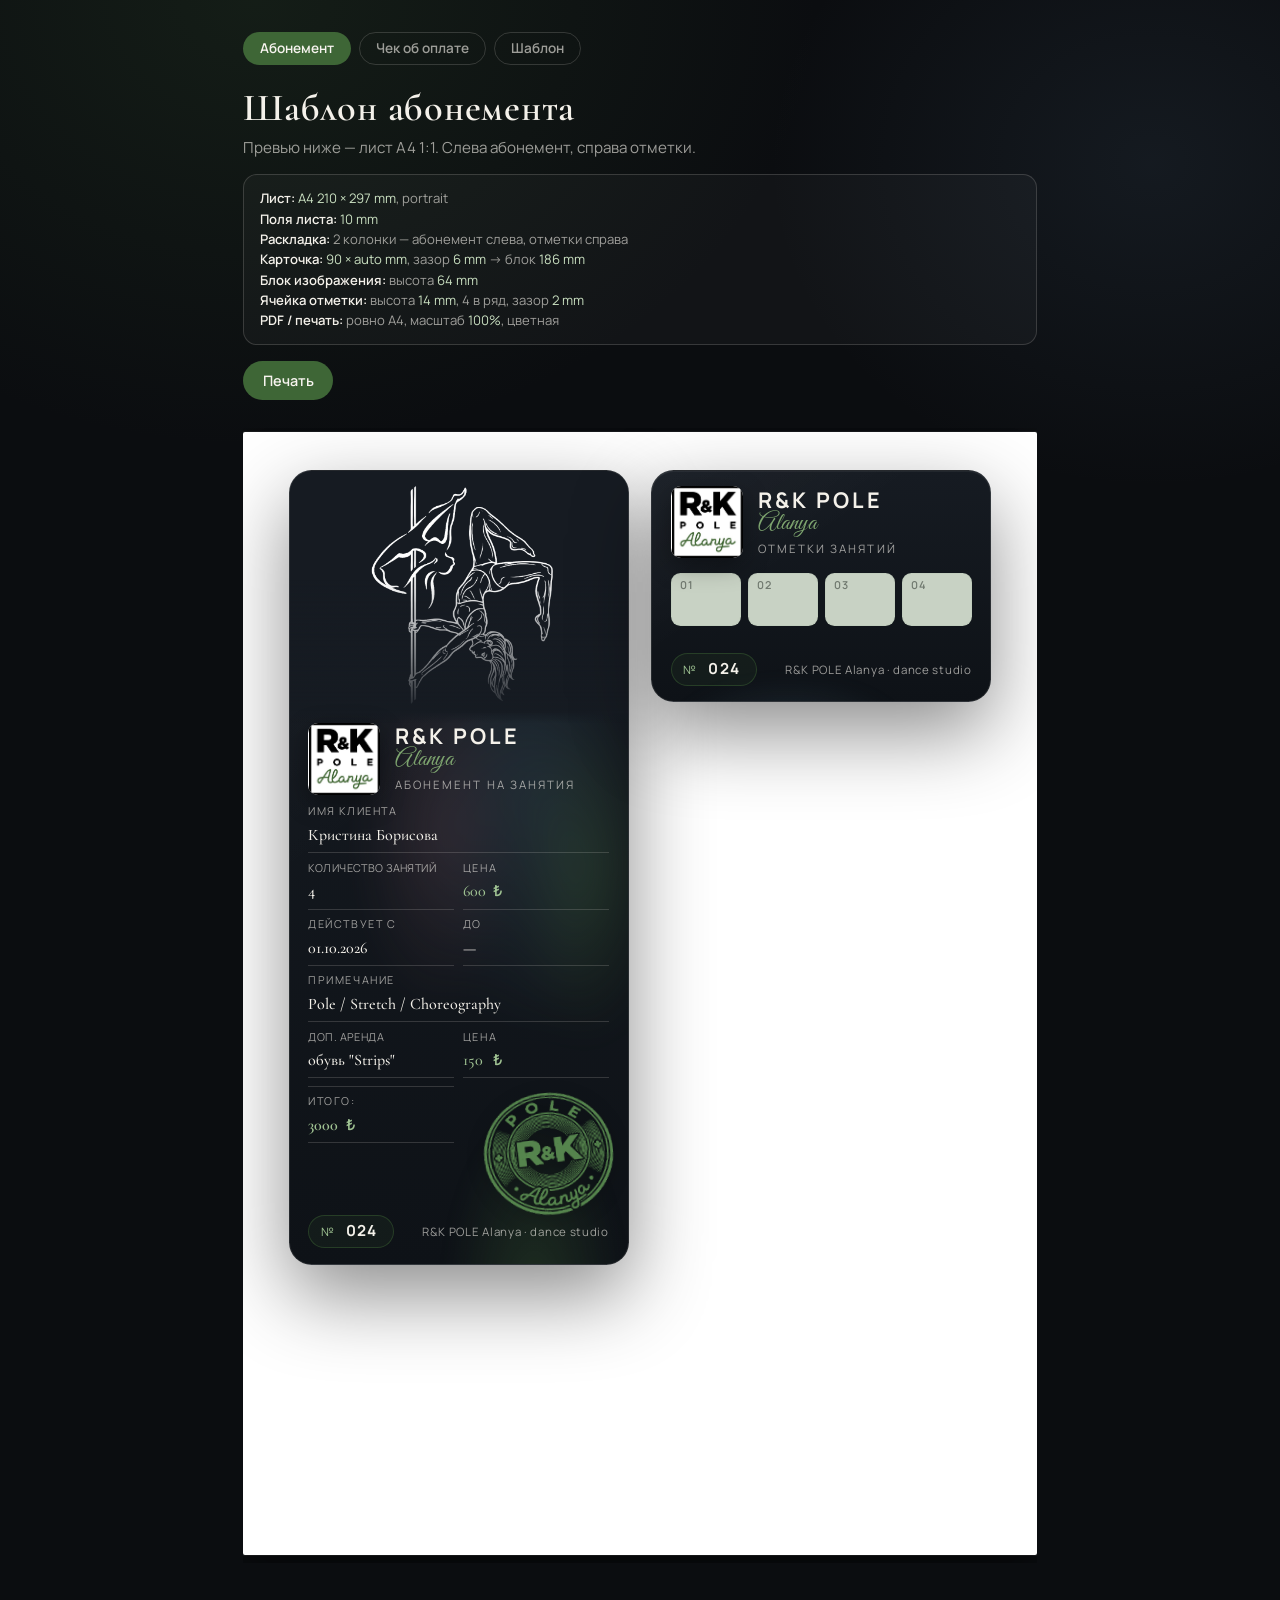
<file: index.html>
<!DOCTYPE html>
<html lang="ru">
<head>
  <meta charset="UTF-8" />
  <meta name="viewport" content="width=device-width, initial-scale=1" />
  <title>Абонемент — R&amp;K POLE Alanya</title>
  <link rel="preconnect" href="https://fonts.googleapis.com" />
  <link rel="preconnect" href="https://fonts.gstatic.com" crossorigin />
  <link href="https://fonts.googleapis.com/css2?family=Cormorant+Garamond:ital,wght@0,500;0,600;1,500&family=Manrope:wght@400;500;600;700&family=Great+Vibes&display=swap" rel="stylesheet" />
  <link rel="stylesheet" href="styles.css?v=20261028j" />
</head>
<body data-doc="aboniment">
  <div class="page">
    <header class="toolbar no-print">
      <div class="doc-nav" role="tablist" aria-label="Разделы">
        <button type="button" class="mode-btn is-active" role="tab" aria-selected="true" data-mode="aboniment">Абонемент</button>
        <button type="button" class="mode-btn" role="tab" aria-selected="false" data-mode="invoice">Чек об оплате</button>
        <button type="button" class="mode-btn" role="tab" aria-selected="false" data-mode="template">Шаблон</button>
      </div>

      <h1 id="toolbarTitle">Шаблон абонемента</h1>
      <p id="toolbarHint">Превью ниже — лист A4 1:1. Слева абонемент, справа отметки.</p>

      <div class="print-specs" id="specsAboniment" aria-label="Параметры печати абонемента">
        <div><strong>Лист:</strong> <code>A4</code> <code>210 × 297 mm</code>, portrait</div>
        <div><strong>Поля листа:</strong> <code>10 mm</code></div>
        <div><strong>Раскладка:</strong> 2 колонки — абонемент слева, отметки справа</div>
        <div><strong>Карточка:</strong> <code>90 × auto mm</code>, зазор <code>6 mm</code> → блок <code>186 mm</code></div>
        <div><strong>Блок изображения:</strong> высота <code>64 mm</code></div>
        <div><strong>Ячейка отметки:</strong> высота <code>14 mm</code>, 4 в ряд, зазор <code>2 mm</code></div>
        <div><strong>PDF / печать:</strong> ровно A4, масштаб <code>100%</code>, цветная</div>
      </div>
      <div class="print-specs" id="specsInvoice" hidden aria-label="Параметры печати чека">
        <div><strong>Лист:</strong> <code>A4</code> <code>210 × 297 mm</code>, portrait</div>
        <div><strong>Поля листа:</strong> <code>12 mm</code></div>
        <div><strong>Документ:</strong> чек / инвойс на всю ширину рабочей области</div>
        <div><strong>Данные:</strong> имя, суммы и № синхронизируются с абонементом</div>
        <div><strong>PDF / печать:</strong> ровно A4, масштаб <code>100%</code>, цветная</div>
      </div>

      <div class="theme-switch no-print" id="invoiceThemeSwitch" hidden role="group" aria-label="Тема чека">
        <button type="button" class="theme-btn is-active" data-invoice-theme="dark">Тёмная</button>
        <button type="button" class="theme-btn" data-invoice-theme="light">Светлая</button>
      </div>

      <div class="toolbar-actions" id="docActions">
        <button type="button" id="printBtn">Печать</button>
      </div>
    </header>

    <!-- ===== Абонемент ===== -->
    <div class="sheet-stage" id="stageAboniment" data-stage="aboniment">
      <div class="sheet" id="sheetAboniment" aria-label="Лист A4 — абонемент">
        <div class="export-root" id="exportAboniment">
          <article class="card" aria-label="Абонемент R&amp;K POLE Alanya">
            <div class="card-glow" aria-hidden="true"></div>
            <div class="card-smoke" aria-hidden="true"></div>

            <aside class="card-visual">
              <img class="decor" src="assets/decor-dancer.png" alt="" />
              <div class="visual-fade" aria-hidden="true"></div>
            </aside>

            <section class="card-body">
              <div class="brand-row">
                <img class="logo" src="assets/logo-rk-pole.png" alt="R&amp;K POLE Alanya" />
                <div class="brand-text">
                  <p class="brand-name">R&amp;K POLE</p>
                  <p class="brand-place">Alanya</p>
                  <p class="brand-tag">Абонемент на занятия</p>
                </div>
              </div>

              <div class="fields">
                <label class="field">
                  <span>Имя клиента</span>
                  <input type="text" name="client" value="Кристина Борисова" autocomplete="off" />
                </label>

                <div class="field-grid">
                  <label class="field field-lessons">
                    <span>Количество занятий</span>
                    <input type="text" name="lessons" value="8" autocomplete="off" />
                  </label>
                  <label class="field">
                    <span>Цена</span>
                    <div class="money">
                      <div class="money-value">
                        <input type="text" name="price" value="—" autocomplete="off" />
                        <select class="currency" name="currency" aria-label="Валюта">
                          <option value="₺" selected>₺</option>
                          <option value="€">€</option>
                          <option value="$">$</option>
                          <option value="₽">₽</option>
                        </select>
                      </div>
                    </div>
                  </label>
                </div>

                <div class="field-grid">
                  <label class="field">
                    <span>Действует с</span>
                    <input type="text" name="from" value="01.11.2026" autocomplete="off" />
                  </label>
                  <label class="field">
                    <span>до</span>
                    <input type="text" name="until" value="01.12.2026" autocomplete="off" />
                  </label>
                </div>

                <label class="field">
                  <span>Примечание</span>
                  <input type="text" name="note" value="Pole / Stretch / Choreography" autocomplete="off" />
                </label>

                <div class="field-grid">
                  <label class="field field-equipment">
                    <span>Доп. аренда</span>
                    <input type="text" name="equipment" value="—" autocomplete="off" />
                  </label>
                  <label class="field">
                    <span>Цена</span>
                    <div class="money">
                      <div class="money-value">
                        <input type="text" name="equipmentPrice" value="—" autocomplete="off" />
                        <select class="currency currency-sync" aria-label="Валюта">
                          <option value="₺" selected>₺</option>
                          <option value="€">€</option>
                          <option value="$">$</option>
                          <option value="₽">₽</option>
                        </select>
                      </div>
                    </div>
                  </label>
                </div>

                <div class="field-grid">
                  <label class="field field-total">
                    <span>Итого:</span>
                    <div class="money">
                      <div class="money-value">
                        <input type="text" name="totalPrice" value="—" readonly tabindex="-1" />
                        <select class="currency currency-sync" aria-label="Валюта">
                          <option value="₺" selected>₺</option>
                          <option value="€">€</option>
                          <option value="$">$</option>
                          <option value="₽">₽</option>
                        </select>
                      </div>
                    </div>
                  </label>
                </div>

                <div class="seal-slot" aria-hidden="true">
                  <img class="seal" src="assets/stamp.png" alt="" />
                </div>
              </div>

              <footer class="card-footer">
                <div class="stamp">
                  <span class="stamp-label">№</span>
                  <input class="stamp-num" type="text" name="number" value="024" autocomplete="off" />
                </div>
                <p class="footer-note">R&amp;K POLE Alanya · dance studio</p>
              </footer>
            </section>
          </article>

          <article class="card card-back" aria-label="Отметки посещений">
            <div class="card-glow soft" aria-hidden="true"></div>
            <section class="back-body">
              <div class="brand-row">
                <img class="logo" src="assets/logo-rk-pole.png" alt="R&amp;K POLE Alanya" />
                <div class="brand-text">
                  <p class="brand-name">R&amp;K POLE</p>
                  <p class="brand-place">Alanya</p>
                  <p class="brand-tag">Отметки занятий</p>
                </div>
              </div>

              <div class="visits" id="visits"></div>

              <footer class="card-footer back-footer">
                <div class="stamp">
                  <span class="stamp-label">№</span>
                  <input class="stamp-num" type="text" name="number" value="024" autocomplete="off" />
                </div>
                <p class="footer-note">R&amp;K POLE Alanya · dance studio</p>
              </footer>
            </section>
          </article>
        </div>
      </div>
    </div>

    <!-- ===== Чек / инвойс ===== -->
    <div class="sheet-stage" id="stageInvoice" data-stage="invoice" hidden>
      <div class="sheet sheet-invoice" id="sheetInvoice" aria-label="Лист A4 — чек об оплате">
        <div class="export-root export-invoice" id="exportInvoice">
          <article class="invoice" id="invoiceCard" data-theme="dark" aria-label="Чек об оплате R&amp;K POLE Alanya">
            <div class="invoice-glow" aria-hidden="true"></div>
            <div class="invoice-smoke" aria-hidden="true"></div>

            <header class="invoice-head">
              <div class="brand-row">
                <img class="logo" src="assets/logo-rk-pole.png" alt="R&amp;K POLE Alanya" />
                <div class="brand-text">
                  <p class="brand-name">R&amp;K POLE</p>
                  <p class="brand-place">Alanya</p>
                  <p class="brand-tag">Dance studio</p>
                </div>
              </div>
              <div class="invoice-title-block">
                <h2 class="invoice-title">Payment receipt</h2>
                <div class="invoice-meta">
                  <div class="stamp">
                    <span class="stamp-label">№</span>
                    <input class="stamp-num" type="text" name="number" value="024" autocomplete="off" />
                  </div>
                </div>
              </div>
            </header>

            <section class="invoice-party">
              <label class="field">
                <span>Клиент</span>
                <input type="text" name="client" value="Кристина Борисова" autocomplete="off" />
              </label>
              <div class="field-grid">
                <label class="field">
                  <span>Период с</span>
                  <input type="text" name="from" value="01.11.2026" autocomplete="off" />
                </label>
                <label class="field">
                  <span>до</span>
                  <input type="text" name="until" value="01.12.2026" autocomplete="off" />
                </label>
              </div>
              <label class="field">
                <span>Назначение / примечание</span>
                <input type="text" name="note" value="Pole / Stretch / Choreography" autocomplete="off" />
              </label>
            </section>

            <section class="invoice-table" aria-label="Позиции">
              <div class="inv-row inv-head" aria-hidden="true">
                <span>Описание</span>
                <span>Кол-во</span>
                <span>Цена</span>
                <span>Сумма</span>
              </div>

              <div class="inv-row">
                <label class="field inv-desc">
                  <span class="sr-only">Описание</span>
                  <input type="text" name="serviceLabel" value="Абонемент на занятия" autocomplete="off" />
                </label>
                <label class="field">
                  <span class="sr-only">Количество</span>
                  <input type="text" name="lessons" value="8" autocomplete="off" />
                </label>
                <label class="field">
                  <span class="sr-only">Цена</span>
                  <div class="money">
                    <div class="money-value">
                      <input type="text" name="price" value="—" autocomplete="off" />
                      <select class="currency" name="currency" aria-label="Валюта">
                        <option value="₺" selected>₺</option>
                        <option value="€">€</option>
                        <option value="$">$</option>
                        <option value="₽">₽</option>
                      </select>
                    </div>
                  </div>
                </label>
                <label class="field">
                  <span class="sr-only">Сумма</span>
                  <div class="money">
                    <div class="money-value">
                      <input type="text" name="lessonsSum" value="—" readonly tabindex="-1" />
                      <select class="currency currency-sync" aria-label="Валюта" tabindex="-1">
                        <option value="₺" selected>₺</option>
                        <option value="€">€</option>
                        <option value="$">$</option>
                        <option value="₽">₽</option>
                      </select>
                    </div>
                  </div>
                </label>
              </div>

              <div class="inv-row inv-row-equipment">
                <label class="field inv-desc field-equipment">
                  <span>Доп. аренда</span>
                  <input type="text" name="equipment" value="—" placeholder="что арендуется" autocomplete="off" />
                </label>
                <label class="field">
                  <span class="sr-only">Количество</span>
                  <input type="text" name="equipmentQty" value="8" autocomplete="off" />
                </label>
                <label class="field">
                  <span class="sr-only">Цена</span>
                  <div class="money">
                    <div class="money-value">
                      <input type="text" name="equipmentPrice" value="—" autocomplete="off" />
                      <select class="currency currency-sync" aria-label="Валюта">
                        <option value="₺" selected>₺</option>
                        <option value="€">€</option>
                        <option value="$">$</option>
                        <option value="₽">₽</option>
                      </select>
                    </div>
                  </div>
                </label>
                <label class="field">
                  <span class="sr-only">Сумма</span>
                  <div class="money">
                    <div class="money-value">
                      <input type="text" name="equipmentSum" value="—" readonly tabindex="-1" />
                      <select class="currency currency-sync" aria-label="Валюта" tabindex="-1">
                        <option value="₺" selected>₺</option>
                        <option value="€">€</option>
                        <option value="$">$</option>
                        <option value="₽">₽</option>
                      </select>
                    </div>
                  </div>
                </label>
              </div>
            </section>

            <section class="invoice-total-block">
              <label class="field field-total">
                <span>Итого к оплате</span>
                <div class="money">
                  <div class="money-value">
                    <input type="text" name="totalPrice" value="—" readonly tabindex="-1" />
                    <select class="currency currency-sync" aria-label="Валюта" tabindex="-1">
                      <option value="₺" selected>₺</option>
                      <option value="€">€</option>
                      <option value="$">$</option>
                      <option value="₽">₽</option>
                    </select>
                  </div>
                </div>
              </label>
            </section>

            <section class="invoice-pay">
              <label class="field">
                <span>Дата оплаты</span>
                <input type="text" name="paidAt" value="28.10.2026" autocomplete="off" />
              </label>
              <label class="field">
                <span>Способ оплаты</span>
                <select name="paymentMethod" class="pay-select">
                  <option value="Наличные" selected>Наличные</option>
                  <option value="Карта">Карта</option>
                  <option value="Перевод">Перевод</option>
                </select>
              </label>
              <label class="field">
                <span>Статус</span>
                <input type="text" name="paymentStatus" value="Оплачено" autocomplete="off" />
              </label>
            </section>

            <footer class="invoice-foot">
              <div class="invoice-sign">
                <p class="sign-label">Подпись / штамп студии</p>
                <div class="sign-line" aria-hidden="true"></div>
              </div>
              <div class="invoice-seal-wrap" aria-hidden="true">
                <img class="seal seal-invoice" src="assets/stamp.png" alt="" />
              </div>
              <p class="footer-note">R&amp;K POLE Alanya · dance studio</p>
            </footer>
          </article>
        </div>
      </div>
    </div>

    <!-- ===== Шаблон ===== -->
    <section class="template-panel no-print" id="stageTemplate" data-stage="template" hidden>
      <div class="toolbar-actions template-actions">
        <button type="button" id="saveTemplateBtn">Скачать</button>
        <button type="button" id="loadTemplateBtn" class="ghost">Загрузить</button>
        <button type="button" id="loadSiteTemplateBtn" class="ghost">Загрузить с сайта</button>
        <button type="button" id="emptyTemplateBtn" class="ghost">Пустой шаблон</button>
        <input type="file" id="templateFileInput" accept="application/json,.json" hidden />
      </div>

      <div class="template-card">
        <h2 class="template-card-title">Что такое шаблон</h2>
        <div class="template-docs">
          <p>
            Шаблон — это сохранённый набор данных для документов: имя клиента, число занятий,
            цены, период, примечание, доп. аренда, номер, дата и способ оплаты, статус.
            Один и тот же шаблон заполняет и <strong>абонемент</strong>, и <strong>чек об оплате</strong>.
          </p>
          <p>
            Поля можно править прямо на сайте в разделах «Абонемент» и «Чек».
            Либо скачать файл <code>template.json</code>, изменить его и загрузить обратно.
          </p>

          <h3>Что внутри файла</h3>
          <ul>
            <li><code>client</code> — имя клиента</li>
            <li><code>lessons</code> — количество занятий</li>
            <li><code>price</code> — цена за занятие</li>
            <li><code>currency</code> — валюта (₺ € $ ₽)</li>
            <li><code>from</code> / <code>until</code> — период действия</li>
            <li><code>note</code> — примечание / направление</li>
            <li><code>equipment</code> — что в доп. аренде</li>
            <li><code>equipmentPrice</code> — цена доп. аренды</li>
            <li><code>equipmentQty</code> — количество по аренде (в чеке)</li>
            <li><code>number</code> — номер документа</li>
            <li><code>paidAt</code> — дата оплаты</li>
            <li><code>paymentMethod</code> — способ оплаты</li>
            <li><code>paymentStatus</code> — статус (например, «Оплачено»)</li>
            <li><code>serviceLabel</code> — название услуги в чеке</li>
            <li><code>visits</code> — отметки занятий на абонементе</li>
          </ul>

          <h3>Кнопки</h3>
          <ul>
            <li><strong>Скачать</strong> — сохраняет текущие поля в браузере и скачивает <code>template.json</code> на компьютер.</li>
            <li><strong>Загрузить</strong> — выбираешь свой <code>template.json</code> с компьютера и подставляешь данные в документы.</li>
            <li><strong>Загрузить с сайта</strong> — берёт <code>template.json</code> из проекта / с GitHub Pages.</li>
            <li><strong>Пустой шаблон</strong> — очищает поля, чтобы начать с чистого листа.</li>
          </ul>
        </div>
      </div>
    </section>
  </div>

  <script src="script.js?v=20261028h"></script>
</body>
</html>
</file>
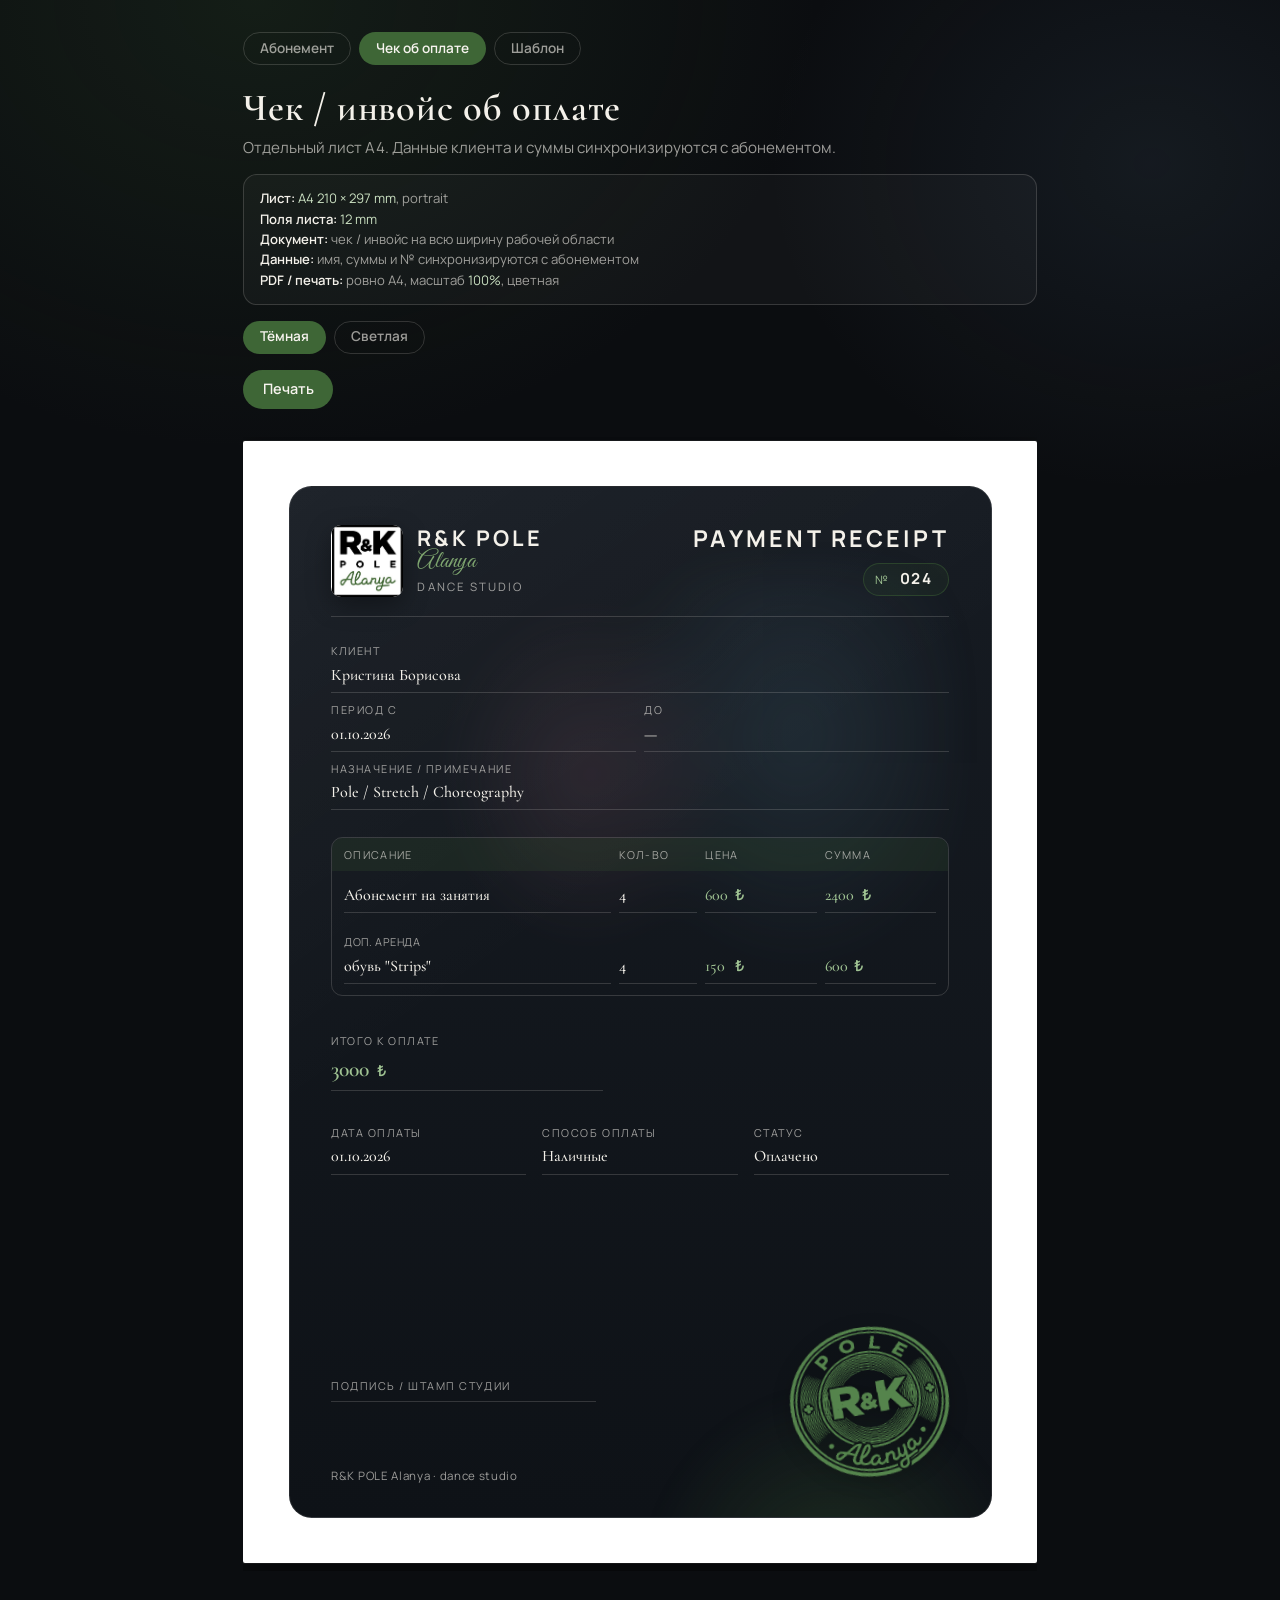
<file: invoice.html>
<!DOCTYPE html>
<html lang="ru">
<head>
  <meta charset="UTF-8" />
  <meta http-equiv="refresh" content="0; url=index.html#invoice" />
  <title>Чек об оплате — R&amp;K POLE Alanya</title>
  <script>location.replace("index.html#invoice");</script>
</head>
<body>
  <p><a href="index.html#invoice">Открыть чек об оплате</a></p>
</body>
</html>
</file>
<file: styles.css>
:root {
  --bg: #0b0d10;
  --card: #12161c;
  --ink: #f4f1ea;
  --muted: rgba(244, 241, 234, 0.62);
  --line: rgba(244, 241, 234, 0.16);
  --green: #3e6636;
  --green-soft: rgba(62, 102, 54, 0.45);
  --smoke-a: rgba(62, 102, 54, 0.35);
  --smoke-b: rgba(90, 130, 150, 0.22);
  --smoke-c: rgba(180, 120, 140, 0.18);
  --radius: 6mm;
  --font: "Manrope", sans-serif;
  --display: "Cormorant Garamond", Georgia, serif;
  --script: "Great Vibes", cursive;

  /* Точные параметры печати: слева абонемент, справа отметки — 1 лист A4 */
  --a4-w: 210mm;
  --a4-h: 297mm;
  --sheet-margin: 10mm;
  --card-w: 90mm;
  --cards-gap: 6mm;
  --sheet-w: calc(var(--card-w) * 2 + var(--cards-gap)); /* 186 mm */
  --card-pad-x: 5mm;
  --card-pad-y: 4mm;
  --visit-h: 14mm;
  --visit-gap: 2mm;
  --visit-radius: 2.5mm;
  --visual-h: 64mm;
}

* {
  box-sizing: border-box;
}

html,
body {
  margin: 0;
  min-height: 100%;
  background:
    radial-gradient(ellipse 80% 50% at 20% 0%, rgba(62, 102, 54, 0.18), transparent 55%),
    radial-gradient(ellipse 60% 40% at 90% 10%, rgba(90, 120, 150, 0.12), transparent 50%),
    var(--bg);
  color: var(--ink);
  font-family: var(--font);
}

.page {
  width: min(var(--a4-w), calc(100% - 2rem));
  margin: 0 auto;
  padding: 2rem 0 4rem;
}

/* Превью бумажного листа A4 1:1 */
.sheet-stage {
  display: flex;
  justify-content: center;
  width: 100%;
  overflow-x: auto;
  padding: 0.25rem 0 0.5rem;
}

.sheet {
  width: var(--a4-w);
  height: var(--a4-h);
  flex: 0 0 auto;
  box-sizing: border-box;
  padding: var(--sheet-margin);
  background: #fff;
  color: #111;
  border-radius: 2px;
  box-shadow:
    0 0 0 1px rgba(255, 255, 255, 0.06),
    0 18px 50px rgba(0, 0, 0, 0.55);
}

.toolbar {
  margin-bottom: 1.75rem;
}

.print-specs {
  margin: 0 0 1rem;
  padding: 0.85rem 1rem;
  border: 1px solid var(--line);
  border-radius: 14px;
  background: rgba(255, 255, 255, 0.03);
  color: var(--muted);
  font-size: 0.82rem;
  line-height: 1.55;
}

.print-specs strong {
  color: var(--ink);
  font-weight: 600;
}

.print-specs code {
  color: #c9dfc0;
  font-family: var(--font);
  font-size: 0.82rem;
}

.toolbar h1 {
  margin: 0 0 0.35rem;
  font-family: var(--display);
  font-weight: 600;
  font-size: clamp(1.8rem, 4vw, 2.4rem);
  letter-spacing: 0.02em;
}

.toolbar p {
  margin: 0 0 1rem;
  color: var(--muted);
  font-size: 0.95rem;
}

.toolbar-actions {
  display: flex;
  flex-wrap: wrap;
  gap: 0.6rem;
}

.toolbar-actions[hidden],
#docActions[hidden] {
  display: none !important;
}

.template-panel {
  margin-top: 0.25rem;
}

.template-actions {
  margin: 0 0 1.15rem;
}

.template-card {
  padding: 1.25rem 1.35rem 1.5rem;
  border: 1px solid var(--line);
  border-radius: 14px;
  background: rgba(255, 255, 255, 0.03);
}

.template-card-title {
  margin: 0 0 0.85rem;
  font-family: var(--display);
  font-weight: 600;
  font-size: 1.55rem;
  letter-spacing: 0.02em;
}

.template-docs {
  margin: 0 0 1.25rem;
  max-width: 44rem;
  color: var(--muted);
  font-size: 0.92rem;
  line-height: 1.55;
}

.template-docs p {
  margin: 0 0 0.85rem;
}

.template-docs h3 {
  margin: 1.1rem 0 0.45rem;
  color: var(--ink);
  font-family: var(--font);
  font-size: 0.78rem;
  font-weight: 700;
  letter-spacing: 0.12em;
  text-transform: uppercase;
}

.template-docs ul {
  margin: 0;
  padding: 0 0 0 1.15rem;
}

.template-docs li {
  margin: 0.28rem 0;
}

.template-docs strong {
  color: var(--ink);
  font-weight: 600;
}

.template-docs code {
  color: #c9dfc0;
  font-family: var(--font);
  font-size: 0.88rem;
}

.export-root {
  display: grid;
  grid-template-columns: var(--card-w) var(--card-w);
  gap: var(--cards-gap);
  justify-content: center;
  align-items: start;
  width: var(--sheet-w);
  max-width: 100%;
  margin: 0 auto;
}

/* Режим экспорта в PDF */
body.pdf-exporting .toolbar {
  display: none !important;
}

body.pdf-exporting .sheet-stage[hidden],
.sheet-stage[hidden],
#stageTemplate[hidden],
.template-panel[hidden] {
  display: none !important;
}

body.pdf-exporting .card,
body.pdf-exporting .decor,
body.pdf-exporting .logo,
body.pdf-exporting .brand-text,
body.pdf-exporting .fields,
body.pdf-exporting .card-footer {
  animation: none !important;
  transform: none !important;
}

body.pdf-exporting .seal {
  animation: none !important;
}

/* Градиенты карточки как на экране */
body.pdf-exporting .card {
  background:
    linear-gradient(145deg, rgba(255, 255, 255, 0.04), transparent 40%),
    linear-gradient(180deg, #161b22 0%, #0e1217 100%) !important;
  box-shadow: none;
  break-inside: avoid;
  page-break-inside: avoid;
}

body.pdf-exporting .card-visual {
  background: #161b22 !important;
  margin-bottom: -2px;
}

body.pdf-exporting .visual-fade {
  background:
    linear-gradient(180deg, transparent 42%, rgba(22, 27, 34, 0.7) 76%, #161b22 100%) !important;
}

body.pdf-exporting .card-body {
  margin-top: -1px;
  background: linear-gradient(180deg, #161b22 0, #161b22 4px, transparent 18px) !important;
}

/* Свечения без filter:blur — так они точно попадают в PDF */
body.pdf-exporting .card-glow,
body.pdf-exporting .card-smoke {
  display: block !important;
  animation: none !important;
  filter: none !important;
  opacity: 1;
}

body.pdf-exporting .card-glow {
  background: radial-gradient(
    closest-side,
    rgba(62, 102, 54, 0.55),
    rgba(62, 102, 54, 0.22) 42%,
    transparent 72%
  ) !important;
}

body.pdf-exporting .card-glow.soft {
  background: radial-gradient(
    closest-side,
    rgba(90, 130, 150, 0.4),
    rgba(90, 130, 150, 0.14) 45%,
    transparent 72%
  ) !important;
}

body.pdf-exporting .card-smoke {
  background:
    radial-gradient(ellipse 42% 62% at 28% 48%, rgba(180, 120, 140, 0.32), transparent 70%),
    radial-gradient(ellipse 52% 78% at 62% 40%, rgba(90, 130, 150, 0.36), transparent 72%),
    radial-gradient(ellipse 38% 58% at 82% 58%, rgba(62, 102, 54, 0.42), transparent 70%) !important;
}

body.pdf-exporting,
body.pdf-exporting .page,
body.pdf-exporting .sheet-stage,
body.pdf-exporting .sheet,
body.pdf-exporting .export-root {
  background: #fff !important;
  background-image: none !important;
}

body.pdf-exporting,
body.pdf-exporting .card,
body.pdf-exporting .visit,
body.pdf-exporting .logo,
body.pdf-exporting .seal,
body.pdf-exporting .decor,
body.pdf-exporting .card-glow,
body.pdf-exporting .card-smoke {
  -webkit-print-color-adjust: exact !important;
  print-color-adjust: exact !important;
  color-adjust: exact !important;
}

body.pdf-exporting .page {
  width: auto;
  margin: 0;
  padding: 0;
}

body.pdf-exporting .sheet-stage {
  display: block;
  overflow: visible;
  padding: 0;
}

body.pdf-exporting .sheet {
  width: var(--a4-w);
  height: var(--a4-h);
  padding: var(--sheet-margin);
  margin: 0;
  border-radius: 0;
  box-shadow: none;
}

body.pdf-exporting .export-root {
  grid-template-columns: var(--card-w) var(--card-w);
  gap: var(--cards-gap);
  width: var(--sheet-w);
  padding: 0;
  margin: 0 auto;
}

body.pdf-exporting .visit {
  background: #c8d2c4 !important;
  border-color: rgba(180, 195, 175, 0.55) !important;
  color: #1a221c !important;
}

body.pdf-exporting .visit.used {
  background: #b7c7ad !important;
  border-color: #3e6636 !important;
}

body.pdf-exporting .brand-place {
  color: #7ea56f !important;
}

body.pdf-exporting .brand-name,
body.pdf-exporting .footer-note,
body.pdf-exporting .field span,
body.pdf-exporting .brand-tag {
  color: inherit;
}

body.pdf-exporting .brand-name {
  color: #f4f1ea !important;
}

body.pdf-exporting .brand-tag,
body.pdf-exporting .footer-note,
body.pdf-exporting .field span {
  color: rgba(244, 241, 234, 0.62) !important;
}

body.pdf-exporting .money input,
body.pdf-exporting .field-total input,
body.pdf-exporting .currency {
  color: #9fc292 !important;
}

body.pdf-exporting .currency {
  color: #9fc292 !important;
}

button:disabled {
  opacity: 0.6;
  cursor: wait;
  transform: none;
}

button {
  appearance: none;
  border: 1px solid transparent;
  border-radius: 999px;
  padding: 0.7rem 1.15rem;
  background: var(--green);
  color: #f7f4ef;
  font: 600 0.9rem/1 var(--font);
  cursor: pointer;
  transition: transform 0.15s ease, background 0.15s ease, border-color 0.15s ease;
}

button:hover {
  transform: translateY(-1px);
  background: #4a7a41;
}

button.ghost {
  background: transparent;
  border-color: var(--line);
  color: var(--ink);
}

button.ghost:hover {
  border-color: rgba(244, 241, 234, 0.35);
}

.card {
  position: relative;
  display: grid;
  grid-template-columns: 1fr;
  width: var(--card-w);
  max-width: 100%;
  min-height: 0;
  overflow: hidden;
  border-radius: var(--radius);
  color: var(--ink);
  background:
    linear-gradient(145deg, rgba(255, 255, 255, 0.04), transparent 40%),
    linear-gradient(180deg, #161b22 0%, #0e1217 100%);
  border: 1px solid rgba(244, 241, 234, 0.1);
  box-shadow:
    0 30px 80px rgba(0, 0, 0, 0.45),
    inset 0 1px 0 rgba(255, 255, 255, 0.05);
  isolation: isolate;
}

.card-glow {
  position: absolute;
  inset: auto -10% -40% 35%;
  height: 70%;
  background: radial-gradient(closest-side, var(--smoke-a), transparent 70%);
  filter: blur(8px);
  pointer-events: none;
  z-index: 0;
  animation: drift 10s ease-in-out infinite alternate;
}

.card-glow.soft {
  inset: auto 10% -50% -10%;
  background: radial-gradient(closest-side, var(--smoke-b), transparent 72%);
}

.card-smoke {
  position: absolute;
  left: 18%;
  right: -5%;
  top: 18%;
  height: 55%;
  background:
    radial-gradient(ellipse 40% 60% at 30% 50%, var(--smoke-c), transparent 70%),
    radial-gradient(ellipse 50% 80% at 60% 40%, var(--smoke-b), transparent 72%),
    radial-gradient(ellipse 35% 55% at 80% 60%, var(--smoke-a), transparent 70%);
  filter: blur(18px);
  opacity: 0.9;
  pointer-events: none;
  z-index: 1;
  animation: drift 12s ease-in-out infinite alternate-reverse;
}

@keyframes drift {
  from { transform: translateX(-1.5%) translateY(1%); }
  to { transform: translateX(2%) translateY(-2%); }
}

.card-visual {
  position: relative;
  z-index: 2;
  display: flex;
  align-items: flex-start;
  justify-content: center;
  height: var(--visual-h);
  min-height: var(--visual-h);
  padding: 2mm 2mm 0;
  overflow: hidden;
  background: #161b22;
  /* перекрытие стыка с card-body — иначе в PDF белая полоска */
  margin-bottom: -1.5px;
}

.decor {
  display: block;
  width: 100%;
  height: 100%;
  max-width: 100%;
  max-height: 100%;
  object-fit: contain;
  object-position: center top;
  opacity: 1;
  animation: rise 1.1s ease-out both;
}

.visual-fade {
  position: absolute;
  inset: 0;
  background:
    linear-gradient(180deg, transparent 45%, rgba(22, 27, 34, 0.55) 78%, #161b22 100%);
  pointer-events: none;
}

.card-body {
  position: relative;
  z-index: 3;
  display: flex;
  flex-direction: column;
  gap: 0.55rem;
  padding: 3mm var(--card-pad-x) var(--card-pad-y);
  background: linear-gradient(180deg, #161b22 0%, transparent 12px);
}

.brand-row {
  display: flex;
  align-items: center;
  flex-wrap: nowrap;
  gap: 0.9rem;
  min-width: 0;
}

.logo {
  width: 72px;
  height: 72px;
  flex: none;
  object-fit: contain;
  border-radius: 10px;
  background: #fff;
  box-shadow: 0 8px 24px rgba(0, 0, 0, 0.35);
  animation: rise 0.9s ease-out 0.1s both;
}

.logo-sm {
  width: 48px;
  height: 48px;
}

.brand-text {
  flex: 1 1 auto;
  min-width: max-content;
  animation: rise 0.9s ease-out 0.18s both;
}

.brand-name {
  margin: 0;
  font-family: var(--font);
  font-weight: 700;
  font-size: 1.35rem;
  letter-spacing: 0.14em;
  text-transform: uppercase;
  line-height: 1;
  white-space: nowrap;
  flex-shrink: 0;
  color: var(--ink);
}

.brand-place {
  margin: 0.1rem 0 0.25rem;
  font-family: var(--script);
  font-size: 1.55rem;
  color: #7ea56f;
  line-height: 1;
}

.brand-tag {
  margin: 0;
  color: var(--muted);
  font-size: 0.72rem;
  letter-spacing: 0.18em;
  text-transform: uppercase;
  white-space: nowrap;
}

.fields {
  display: flex;
  flex-direction: column;
  gap: 0.4rem;
  animation: rise 0.95s ease-out 0.28s both;
}

.field-grid {
  display: grid;
  grid-template-columns: repeat(2, minmax(0, 1fr));
  gap: 0.55rem;
  width: 100%;
  align-items: end;
}

.field {
  display: flex;
  flex-direction: column;
  gap: 0.22rem;
  min-width: 0;
  width: 100%;
}

.field span {
  font-size: 0.68rem;
  letter-spacing: 0.14em;
  text-transform: uppercase;
  color: var(--muted);
}

.field-equipment > span,
.field-lessons > span {
  letter-spacing: 0.04em;
  white-space: nowrap;
  overflow: hidden;
  text-overflow: ellipsis;
}

.field input,
.stamp-num {
  width: 100%;
  border: none;
  border-bottom: 1px solid var(--line);
  border-radius: 0;
  background: transparent;
  color: var(--ink);
  font: 500 1rem/1.35 var(--display);
  padding: 0.2rem 0 0.35rem;
  outline: none;
  transition: border-color 0.15s ease, background 0.15s ease;
}

.field input:focus,
.stamp-num:focus {
  border-bottom-color: var(--green);
  background: linear-gradient(180deg, transparent, rgba(62, 102, 54, 0.08));
}

.money {
  display: flex;
  align-items: baseline;
  justify-content: flex-start;
  width: 100%;
  max-width: 100%;
  border-bottom: 1px solid var(--line);
}

.money-value {
  display: inline-flex;
  align-items: baseline;
  gap: 0.35rem;
  max-width: 100%;
}

.money input {
  border-bottom: none;
  flex: 0 0 auto;
  width: 1ch;
  min-width: 1ch;
  max-width: 16ch;
  margin: 0;
  padding: 0.2rem 0 0.35rem;
  text-align: left;
  field-sizing: content;
  color: #9fc292;
}

.money:focus-within {
  border-bottom-color: var(--green);
  background: linear-gradient(180deg, transparent, rgba(62, 102, 54, 0.08));
}

.currency {
  box-sizing: content-box;
  flex: none;
  appearance: none;
  -webkit-appearance: none;
  -moz-appearance: none;
  width: 1.1em;
  height: auto;
  margin: 0;
  border: none;
  border-radius: 0;
  background: transparent;
  color: #9fc292;
  font-family: var(--font);
  font-size: 0.95rem;
  font-weight: 600;
  line-height: 1.35;
  padding: 0.2rem 0 0.35rem;
  text-align: left;
  outline: none;
  cursor: pointer;
}

select.currency::-ms-expand {
  display: none;
}

select.currency:hover,
select.currency:focus {
  color: #c9dfc0;
}

.field-total {
  margin-top: 0.1rem;
  padding-top: 0.35rem;
  border-top: 1px solid var(--line);
}

.field-total input {
  font-weight: 600;
  color: #9fc292;
  cursor: default;
}

.field-total .money:focus-within {
  border-bottom-color: var(--line);
  background: transparent;
}

.field-total input:focus {
  border-bottom-color: transparent;
  background: transparent;
}

/* Узкая зона под Итого: печать на половине Итого + в пустом месте */
.seal-slot {
  position: relative;
  width: 100%;
  height: 12mm;
  margin-top: 0;
  pointer-events: none;
}

.seal {
  position: absolute;
  right: -1mm;
  top: -15mm;
  width: 34mm;
  height: auto;
  margin: 0;
  transform: rotate(-6deg);
  filter: drop-shadow(0 4px 10px rgba(0, 0, 0, 0.35));
  opacity: 0.92;
  user-select: none;
  z-index: 2;
}

.card-footer {
  margin-top: 3mm; /* чуть ниже низа печати, без широкой пустой полосы */
  display: flex;
  align-items: center;
  justify-content: space-between;
  gap: 1rem;
  padding-top: 0;
  animation: rise 1s ease-out 0.36s both;
}

.stamp {
  display: inline-flex;
  align-items: baseline;
  gap: 0.35rem;
  padding: 0.35rem 0.7rem;
  border: 1px solid var(--green-soft);
  border-radius: 999px;
  background: rgba(62, 102, 54, 0.12);
  flex: none;
}

.stamp-label {
  color: #9fc292;
  font-size: 0.72rem;
  letter-spacing: 0.12em;
  text-transform: uppercase;
}

.stamp-num {
  width: 2.6rem;
  border: none;
  padding: 0;
  font-family: var(--font);
  font-weight: 700;
  font-size: 0.95rem;
  letter-spacing: 0.08em;
  text-align: center;
}

.footer-note {
  margin: 0;
  color: var(--muted);
  font-size: 0.72rem;
  letter-spacing: 0.06em;
}

.card-back {
  grid-template-columns: 1fr;
  min-height: 0;
  align-self: start;
}

.back-body {
  position: relative;
  z-index: 2;
  display: flex;
  flex-direction: column;
  gap: 4mm;
  padding: var(--card-pad-y) var(--card-pad-x);
}

.back-header {
  display: flex;
  align-items: center;
  gap: 0.85rem;
}

.back-title {
  margin: 0;
  font-family: var(--display);
  font-size: 1.45rem;
  font-weight: 600;
}

.back-sub {
  margin: 0.15rem 0 0;
  color: var(--muted);
  font-size: 0.8rem;
}

.visits {
  display: grid;
  grid-template-columns: repeat(4, minmax(0, 1fr));
  gap: var(--visit-gap);
  width: 100%;
}

.visit {
  box-sizing: border-box;
  width: 100%;
  min-width: 0;
  height: var(--visit-h);
  display: flex;
  flex-direction: column;
  justify-content: space-between;
  padding: 1.5mm 2mm;
  border: 0.3mm solid rgba(180, 195, 175, 0.35);
  border-radius: var(--visit-radius);
  background: #c8d2c4;
  color: #1a221c;
  cursor: pointer;
  user-select: none;
  transition: border-color 0.15s ease, background 0.15s ease, transform 0.15s ease;
}

.visit:hover {
  border-color: rgba(62, 102, 54, 0.55);
  background: #d2dbc9;
  transform: translateY(-1px);
}

.visit.used {
  border-style: solid;
  border-color: #3e6636;
  background: #b7c7ad;
}

.visit-num {
  font-size: 0.68rem;
  letter-spacing: 0.12em;
  color: rgba(26, 34, 28, 0.5);
  text-transform: uppercase;
}

.visit-mark {
  font-family: var(--display);
  font-size: 1.25rem;
  font-weight: 600;
  min-height: 1.2em;
  color: #243828;
}

.back-footer {
  justify-content: space-between;
}

@keyframes rise {
  from {
    opacity: 0;
    transform: translateY(10px);
  }
  to {
    opacity: 1;
    transform: translateY(0);
  }
}

/* Навигация между документами */
.doc-nav {
  display: flex;
  flex-wrap: wrap;
  gap: 0.5rem;
  margin: 0 0 1.25rem;
}

.doc-nav a,
.mode-btn {
  display: inline-flex;
  align-items: center;
  padding: 0.55rem 1rem;
  border: 1px solid var(--line);
  border-radius: 999px;
  color: var(--muted);
  text-decoration: none;
  background: transparent;
  font: 600 0.85rem/1 var(--font);
  cursor: pointer;
  transition: border-color 0.15s ease, color 0.15s ease, background 0.15s ease, transform 0.15s ease;
}

.doc-nav a:hover,
.mode-btn:hover {
  color: var(--ink);
  border-color: rgba(244, 241, 234, 0.35);
  transform: none;
  background: transparent;
}

.doc-nav a[aria-current="page"],
.mode-btn.is-active {
  color: #f7f4ef;
  background: var(--green);
  border-color: transparent;
}

.mode-btn.is-active:hover {
  background: #4a7a41;
  color: #f7f4ef;
}

.sr-only {
  position: absolute;
  width: 1px;
  height: 1px;
  padding: 0;
  margin: -1px;
  overflow: hidden;
  clip: rect(0, 0, 0, 0);
  white-space: nowrap;
  border: 0;
}

/* ===== Чек / инвойс A4 ===== */
.sheet-invoice {
  --sheet-margin: 12mm;
}

.export-invoice {
  display: block;
  width: 100%;
  max-width: 100%;
  margin: 0;
}

.invoice {
  position: relative;
  display: flex;
  flex-direction: column;
  gap: 7mm;
  width: 100%;
  min-height: calc(var(--a4-h) - 24mm);
  padding: 10mm 11mm 9mm;
  overflow: hidden;
  border-radius: var(--radius);
  color: var(--ink);
  /* solid fallback — иначе на белом листе светлый текст «пропадает» */
  background-color: #161b22;
  background-image:
    linear-gradient(145deg, rgba(255, 255, 255, 0.04), transparent 42%),
    linear-gradient(180deg, #161b22 0%, #0e1217 100%);
  border: 1px solid rgba(244, 241, 234, 0.1);
  isolation: isolate;
  -webkit-print-color-adjust: exact;
  print-color-adjust: exact;
}

.invoice .brand-name,
.invoice .invoice-title,
.invoice .field input,
.invoice .pay-select,
.invoice .stamp-num {
  color: var(--ink);
}

.invoice .money input,
.invoice .field-total input,
.invoice .currency {
  color: #9fc292 !important;
}

.invoice .brand-place {
  color: #7ea56f;
}

.invoice .brand-tag,
.invoice .field span,
.invoice .sign-label,
.invoice .footer-note,
.invoice .inv-head {
  color: var(--muted);
}

/* Светлая тема чека — белый фон, без бежевой заливки (экономия краски) */
.invoice[data-theme="light"] {
  color: #1a1f24;
  background-color: #ffffff;
  background-image: none;
  border-color: rgba(26, 31, 36, 0.12);
}

.invoice[data-theme="light"] .brand-name,
.invoice[data-theme="light"] .invoice-title,
.invoice[data-theme="light"] .field input,
.invoice[data-theme="light"] .pay-select,
.invoice[data-theme="light"] .stamp-num {
  color: #1a1f24;
}

.invoice[data-theme="light"] .money input,
.invoice[data-theme="light"] .field-total input,
.invoice[data-theme="light"] .currency {
  color: #3e6636 !important;
}

.invoice[data-theme="light"] .brand-place {
  color: #3e6636;
}

.invoice[data-theme="light"] .brand-tag,
.invoice[data-theme="light"] .field span,
.invoice[data-theme="light"] .sign-label,
.invoice[data-theme="light"] .footer-note,
.invoice[data-theme="light"] .inv-head {
  color: rgba(26, 31, 36, 0.55);
}

.invoice[data-theme="light"] .invoice-head,
.invoice[data-theme="light"] .invoice-pay,
.invoice[data-theme="light"] .field input,
.invoice[data-theme="light"] .pay-select,
.invoice[data-theme="light"] .money,
.invoice[data-theme="light"] .sign-line {
  border-color: rgba(26, 31, 36, 0.14);
}

.invoice[data-theme="light"] .invoice-table {
  border-color: rgba(26, 31, 36, 0.14);
}

.invoice[data-theme="light"] .inv-head {
  background: rgba(62, 102, 54, 0.12);
}

.invoice[data-theme="light"] .stamp {
  background: rgba(62, 102, 54, 0.1);
  border-color: rgba(62, 102, 54, 0.35);
}

.invoice[data-theme="light"] .stamp-label {
  color: #3e6636;
}

.invoice[data-theme="light"] .invoice-glow,
.invoice[data-theme="light"] .invoice-smoke {
  display: none;
}

.invoice[data-theme="light"] .seal-invoice {
  filter: none;
  opacity: 0.85;
}

.theme-switch {
  display: flex;
  flex-wrap: wrap;
  gap: 0.5rem;
  margin: 0 0 1rem;
}

.theme-switch[hidden],
#invoiceThemeSwitch[hidden] {
  display: none !important;
}

.theme-btn {
  display: inline-flex;
  align-items: center;
  padding: 0.55rem 1rem;
  border: 1px solid var(--line);
  border-radius: 999px;
  color: var(--muted);
  background: transparent;
  font: 600 0.85rem/1 var(--font);
  cursor: pointer;
  transition: border-color 0.15s ease, color 0.15s ease, background 0.15s ease;
}

.theme-btn:hover {
  color: var(--ink);
  border-color: rgba(244, 241, 234, 0.35);
  transform: none;
  background: transparent;
}

.theme-btn.is-active {
  color: #f7f4ef;
  background: var(--green);
  border-color: transparent;
}

.invoice-glow {
  position: absolute;
  inset: auto -15% -35% 40%;
  height: 55%;
  background: radial-gradient(closest-side, var(--smoke-a), transparent 72%);
  filter: blur(10px);
  pointer-events: none;
  z-index: 0;
}

.invoice-smoke {
  position: absolute;
  inset: 8% 5% auto 20%;
  height: 40%;
  background:
    radial-gradient(ellipse 40% 60% at 30% 50%, var(--smoke-c), transparent 70%),
    radial-gradient(ellipse 50% 80% at 70% 40%, var(--smoke-b), transparent 72%);
  filter: blur(20px);
  opacity: 0.85;
  pointer-events: none;
  z-index: 0;
}

.invoice-head,
.invoice-party,
.invoice-table,
.invoice-total-block,
.invoice-pay,
.invoice-foot {
  position: relative;
  z-index: 1;
}

.invoice-head {
  display: flex;
  align-items: flex-start;
  justify-content: space-between;
  gap: 8mm;
  padding-bottom: 5mm;
  border-bottom: 1px solid var(--line);
}

.invoice-title-block {
  text-align: right;
  flex: 0 1 auto;
  min-width: 0;
}

.invoice-title {
  margin: 0 0 0.7rem;
  font-family: var(--font);
  font-weight: 700;
  font-size: clamp(1.15rem, 2.4vw, 1.45rem);
  letter-spacing: 0.14em;
  text-transform: uppercase;
  line-height: 1.15;
}

.invoice-meta {
  display: flex;
  flex-wrap: wrap;
  align-items: center;
  justify-content: flex-end;
  gap: 0.75rem 1.25rem;
}

.invoice-meta .stamp {
  flex: none;
}

.field-inline {
  flex-direction: row;
  align-items: baseline;
  gap: 0.45rem;
  width: auto;
}

.field-inline span {
  flex: none;
}

.field-inline input {
  width: auto;
  min-width: 4.5rem;
  text-align: right;
}

.invoice-party {
  display: flex;
  flex-direction: column;
  gap: 0.55rem;
}

.invoice-table {
  display: flex;
  flex-direction: column;
  gap: 0;
  border: 1px solid var(--line);
  border-radius: 3mm;
  overflow: hidden;
}

.inv-row {
  display: grid;
  grid-template-columns: minmax(0, 2.4fr) 0.7fr 1fr 1fr;
  gap: 0.5rem;
  align-items: end;
  padding: 2.8mm 3.2mm;
}

.inv-head {
  background: rgba(62, 102, 54, 0.18);
  color: var(--muted);
  font-size: 0.68rem;
  letter-spacing: 0.12em;
  text-transform: uppercase;
  align-items: center;
  padding-top: 2.4mm;
  padding-bottom: 2.4mm;
}

.inv-desc {
  min-width: 0;
}

.invoice-total-block {
  display: flex;
  justify-content: flex-start;
}

.invoice-total-block .field-total {
  width: min(100%, 72mm);
  margin-top: 0;
  padding: 3mm 0 0;
  border-top: none;
}

.invoice-total-block .field-total input {
  font-size: 1.35rem;
}

.invoice-pay {
  display: grid;
  grid-template-columns: repeat(3, minmax(0, 1fr));
  gap: 0.75rem 1rem;
  padding-top: 2mm;
}

.pay-select {
  width: 100%;
  appearance: none;
  border: none;
  border-bottom: 1px solid var(--line);
  border-radius: 0;
  background: transparent;
  color: var(--ink);
  font: 500 1rem/1.35 var(--display);
  padding: 0.2rem 0 0.35rem;
  outline: none;
  cursor: pointer;
}

.pay-select:focus {
  border-bottom-color: var(--green);
}

.invoice-foot {
  margin-top: auto;
  display: grid;
  grid-template-columns: 1fr auto;
  grid-template-rows: auto auto;
  gap: 4mm 8mm;
  align-items: end;
  padding-top: 4mm;
}

.invoice-sign {
  grid-column: 1;
  grid-row: 1;
}

.sign-label {
  margin: 0 0 0.55rem;
  color: var(--muted);
  font-size: 0.68rem;
  letter-spacing: 0.14em;
  text-transform: uppercase;
}

.sign-line {
  width: min(100%, 70mm);
  height: 0;
  border-bottom: 1px solid var(--line);
}

.invoice-seal-wrap {
  grid-column: 2;
  grid-row: 1 / span 2;
  align-self: center;
}

.seal-invoice {
  position: static;
  width: 42mm;
  transform: rotate(-8deg);
  filter: drop-shadow(0 4px 10px rgba(0, 0, 0, 0.35));
  opacity: 0.92;
}

.invoice-foot .footer-note {
  grid-column: 1;
  grid-row: 2;
}

body.pdf-exporting .invoice {
  box-shadow: none;
}

body.pdf-exporting .invoice[data-theme="dark"] {
  background-color: #161b22 !important;
  background-image:
    linear-gradient(145deg, rgba(255, 255, 255, 0.04), transparent 42%),
    linear-gradient(180deg, #161b22 0%, #0e1217 100%) !important;
}

body.pdf-exporting .invoice[data-theme="light"] {
  background-color: #ffffff !important;
  background-image: none !important;
}

body.pdf-exporting .invoice[data-theme="light"] .money input,
body.pdf-exporting .invoice[data-theme="light"] .field-total input,
body.pdf-exporting .invoice[data-theme="light"] .currency {
  color: #3e6636 !important;
}

body.pdf-exporting .invoice-glow {
  filter: none !important;
  background: radial-gradient(
    closest-side,
    rgba(62, 102, 54, 0.5),
    rgba(62, 102, 54, 0.18) 45%,
    transparent 72%
  ) !important;
}

body.pdf-exporting .invoice-smoke {
  filter: none !important;
  background:
    radial-gradient(ellipse 42% 62% at 28% 48%, rgba(180, 120, 140, 0.28), transparent 70%),
    radial-gradient(ellipse 52% 78% at 62% 40%, rgba(90, 130, 150, 0.32), transparent 72%) !important;
}

body.pdf-exporting .export-invoice {
  display: block !important;
  width: 100% !important;
  grid-template-columns: none !important;
}

body.pdf-exporting .sheet-invoice {
  padding: 12mm !important;
}

body.pdf-exporting .sheet {
  box-shadow: none !important;
  border-radius: 0 !important;
}

body.pdf-exporting .invoice .money input,
body.pdf-exporting .invoice .field-total input,
body.pdf-exporting .invoice .currency {
  color: #9fc292 !important;
}

@media (max-width: 720px) {
  .page {
    width: calc(100% - 1rem);
  }

  .sheet-stage {
    justify-content: flex-start;
  }

  .field-grid {
    grid-template-columns: repeat(2, minmax(0, 1fr));
  }
}

@media print {
  @page {
    size: A4 portrait;
    margin: 0;
    background: #fff;
  }

  .no-print {
    display: none !important;
  }

  .sheet-stage[hidden] {
    display: none !important;
  }

  html,
  body {
    background: #fff !important;
    background-image: none !important;
    color: #111;
    margin: 0;
    padding: 0;
  }

  .page {
    width: var(--a4-w);
    margin: 0;
    padding: 0;
    background: #fff !important;
  }

  .sheet-stage {
    display: block;
    overflow: visible;
    padding: 0;
  }

  .sheet {
    width: var(--a4-w);
    height: var(--a4-h);
    padding: var(--sheet-margin);
    margin: 0;
    border-radius: 0;
    box-shadow: none;
    background: #fff !important;
  }

  .export-root {
    display: grid;
    width: var(--sheet-w);
    grid-template-columns: var(--card-w) var(--card-w);
    gap: var(--cards-gap);
    align-items: start;
    margin: 0 auto;
    padding: 0;
    background: #fff !important;
  }

  .export-invoice {
    display: block !important;
    width: 100% !important;
    grid-template-columns: none !important;
  }

  .sheet-invoice {
    padding: 12mm;
  }

  .card,
  .invoice {
    break-inside: avoid;
    box-shadow: none;
    -webkit-print-color-adjust: exact;
    print-color-adjust: exact;
  }

  .card {
    width: var(--card-w);
  }

  .visit {
    height: var(--visit-h) !important;
  }

  .field input,
  .stamp-num {
    border-bottom-color: rgba(244, 241, 234, 0.28);
  }
}
</file>
